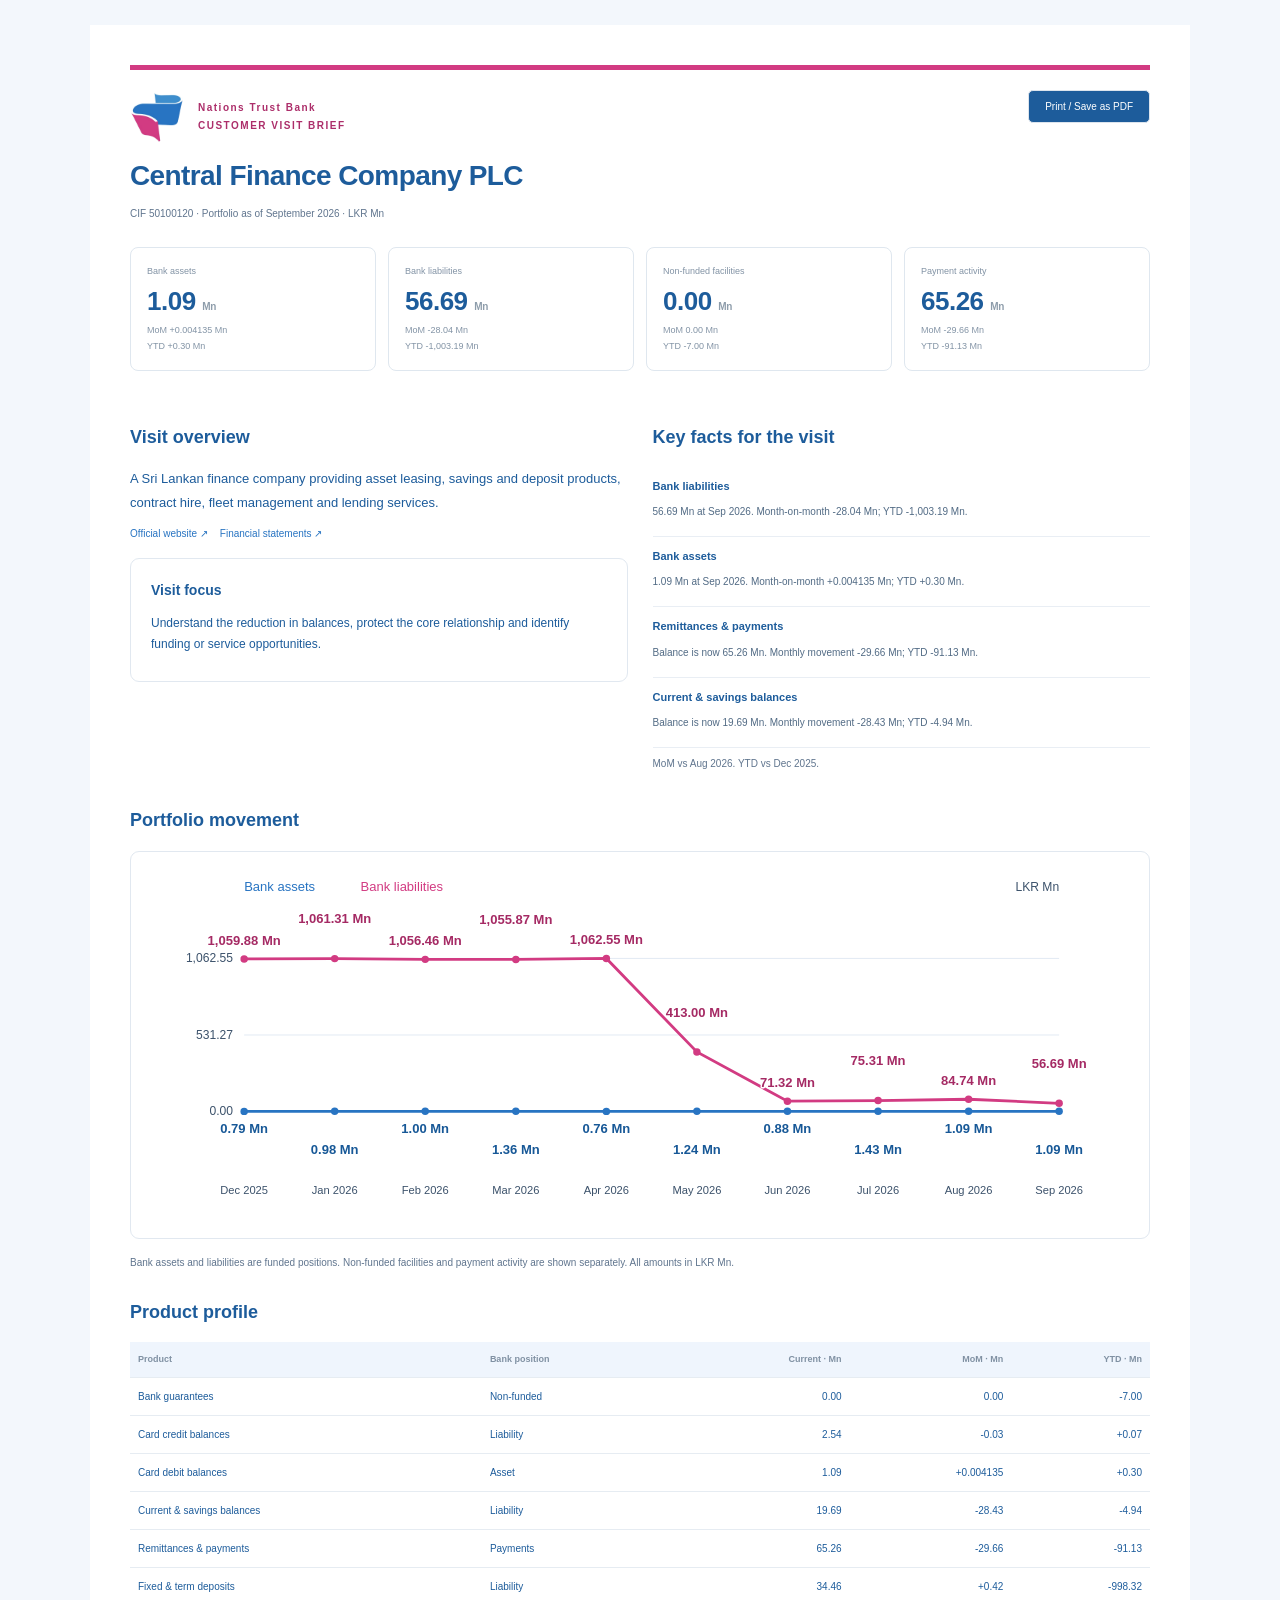
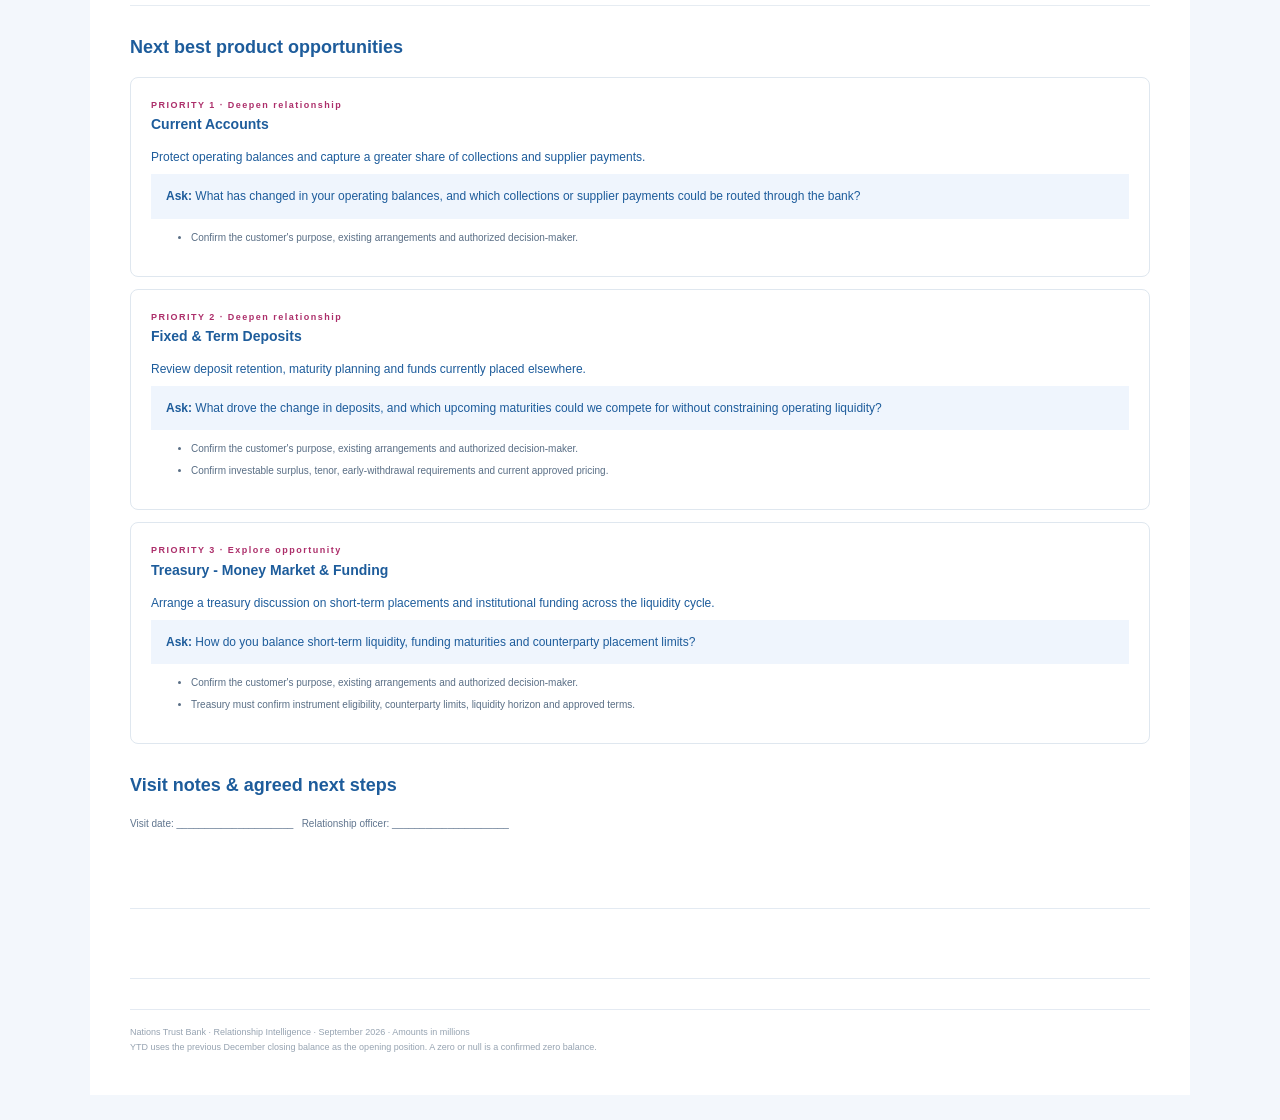
<file: sample_reports/visit_brief_50100120_2026-09.html>
<!doctype html><html lang="en"><head><meta charset="utf-8"><meta name="viewport" content="width=device-width,initial-scale=1"><title>Visit brief · Central Finance Company PLC</title><style>
*{box-sizing:border-box}body{font:12px/1.7 "Segoe UI",Arial,sans-serif;color:#1D5C9B;background:#F3F7FC;margin:0}main{max-width:1100px;margin:25px auto;background:white;padding:40px}header{border-top:5px solid #D23B82;padding-top:20px;display:flex;justify-content:space-between;align-items:flex-start;gap:30px}h1{font-size:28px;line-height:1.25;letter-spacing:-.6px;margin:8px 0 12px}h2{font-size:18px;margin:26px 0 14px}h3{font-size:14px;margin:0 0 10px}p{margin:7px 0}.eyebrow{font-size:9px;letter-spacing:1.5px;color:#AC2E6A;font-weight:600}.meta{color:#60758E;font-size:10px}.metrics{display:grid;grid-template-columns:repeat(4,1fr);gap:12px;margin:25px 0}.metric{border:1px solid #dfe7ef;border-radius:8px;padding:16px}.metric b{font-size:26px;display:block;letter-spacing:-.5px}.metric small{font-size:9px;color:#8293a5;display:block}.grid{display:grid;grid-template-columns:1fr 1fr;gap:25px}.panel{border:1px solid #e1e8f0;border-radius:9px;padding:20px;margin:15px 0}.company-description{font-size:13px;line-height:1.9}a{color:#2874C2;text-decoration:none;margin-right:12px;font-size:10px}table{width:100%;border-collapse:collapse;font-size:10px}th,td{padding:10px 8px;border-bottom:1px solid #e6ecf2;text-align:left}th{background:#EFF5FD;color:#8091a3;font-size:9px}td:nth-child(n+3),th:nth-child(n+3){text-align:right;font-variant-numeric:tabular-nums}svg{width:100%;height:auto}.opportunity{border:1px solid #dfe7ef;border-radius:8px;padding:20px;margin:12px 0}.opportunity .question{background:#EFF5FD;padding:12px 15px}.checks{font-size:10px;color:#596E85}.print{border:1px solid #dce4ed;background:#1D5C9B;color:white;border-radius:5px;padding:10px 16px;cursor:pointer;font-size:10px}footer{border-top:1px solid #e4eaf2;padding-top:15px;color:#96a3b1;font-size:9px;margin-top:30px}.fact{border-bottom:1px solid #e9eef4;padding:9px 0}.fact b{font-size:11px}.fact p{color:#526B85;font-size:10px}.notes{height:70px;border-bottom:1px solid #e3eaf2}.unit{font-size:10px;color:#8e9dab}li{margin:5px 0}
@media(max-width:700px){main{margin:0;padding:25px}.grid{grid-template-columns:1fr}.metrics{grid-template-columns:1fr 1fr}.table-scroll{overflow:auto}header{flex-wrap:wrap}}
@media print{body{background:white}main{margin:0;padding:0;max-width:none}.print{display:none}header{break-inside:avoid}.metric,.panel,.opportunity,svg{break-inside:avoid}h2{break-after:avoid}a{color:inherit}.grid{display:block}h1{font-size:24px}}
.report-brand{display:flex;align-items:center;gap:14px;margin-bottom:14px}.report-logo-frame{position:relative;width:54px;height:54px;overflow:hidden;flex:0 0 54px}.report-logo-frame img{position:absolute;width:90px;height:90px;max-width:none;left:-18px;top:-18px}.report-brand .eyebrow{font-size:10px;line-height:1.8}.chart-panel{overflow-x:auto}.chart-panel svg{min-width:900px}@media print{.chart-panel svg{min-width:0}}
</style></head><body><main><header><div><div class="report-brand"><span class="report-logo-frame"><img src="[data-uri]" alt="Nations Trust Bank logo" width="90" height="90"></span><div class="eyebrow">Nations Trust Bank<br>CUSTOMER VISIT BRIEF</div></div><h1>Central Finance Company PLC</h1><div class="meta">CIF 50100120 · Portfolio as of September 2026 · LKR Mn</div></div><button class="print" onclick="window.print()">Print / Save as PDF</button></header>
<div class="metrics"><div class="metric"><small>Bank assets</small><b>1.09 <span class="unit">Mn</span></b><small>MoM +0.004135 Mn</small><small>YTD +0.30 Mn</small></div><div class="metric"><small>Bank liabilities</small><b>56.69 <span class="unit">Mn</span></b><small>MoM -28.04 Mn</small><small>YTD -1,003.19 Mn</small></div><div class="metric"><small>Non-funded facilities</small><b>0.00 <span class="unit">Mn</span></b><small>MoM 0.00 Mn</small><small>YTD -7.00 Mn</small></div><div class="metric"><small>Payment activity</small><b>65.26 <span class="unit">Mn</span></b><small>MoM -29.66 Mn</small><small>YTD -91.13 Mn</small></div></div>
<div class="grid"><section><h2>Visit overview</h2><p class="company-description">A Sri Lankan finance company providing asset leasing, savings and deposit products, contract hire, fleet management and lending services.</p><p><a href="https://cf.lk/" target="_blank" rel="noopener noreferrer">Official website ↗</a><a href="https://cf.lk/investor-information/" target="_blank" rel="noopener noreferrer">Financial statements ↗</a></p><div class="panel"><h3>Visit focus</h3><p>Understand the reduction in balances, protect the core relationship and identify funding or service opportunities.</p></div></section><section><h2>Key facts for the visit</h2><div class="fact"><b>Bank liabilities</b><p>56.69 Mn at Sep 2026. Month-on-month -28.04 Mn; YTD -1,003.19 Mn.</p></div><div class="fact"><b>Bank assets</b><p>1.09 Mn at Sep 2026. Month-on-month +0.004135 Mn; YTD +0.30 Mn.</p></div><div class="fact"><b>Remittances &amp; payments</b><p>Balance is now 65.26 Mn. Monthly movement -29.66 Mn; YTD -91.13 Mn.</p></div><div class="fact"><b>Current &amp; savings balances</b><p>Balance is now 19.69 Mn. Monthly movement -28.43 Mn; YTD -4.94 Mn.</p></div><p class="meta">MoM vs Aug 2026. YTD vs Dec 2025.</p></section></div>
<h2>Portfolio movement</h2><div class="panel chart-panel"><svg xmlns="http://www.w3.org/2000/svg" viewBox="0 0 1050 365" role="img" aria-label="Bank assets and liabilities in millions"><line x1="100" y1="257.1" x2="975" y2="257.1" stroke="#e0e9f3"/><text x="88" y="261.1" text-anchor="end" fill="#3c526b" font-size="13">0.00</text><line x1="100" y1="175.0" x2="975" y2="175.0" stroke="#e0e9f3"/><text x="88" y="179.0" text-anchor="end" fill="#3c526b" font-size="13">531.27</text><line x1="100" y1="92.8" x2="975" y2="92.8" stroke="#e0e9f3"/><text x="88" y="96.8" text-anchor="end" fill="#3c526b" font-size="13">1,062.55</text><text x="100.0" y="346" text-anchor="middle" fill="#3c526b" font-size="12">Dec 2025</text><text x="197.2" y="346" text-anchor="middle" fill="#3c526b" font-size="12">Jan 2026</text><text x="294.4" y="346" text-anchor="middle" fill="#3c526b" font-size="12">Feb 2026</text><text x="391.7" y="346" text-anchor="middle" fill="#3c526b" font-size="12">Mar 2026</text><text x="488.9" y="346" text-anchor="middle" fill="#3c526b" font-size="12">Apr 2026</text><text x="586.1" y="346" text-anchor="middle" fill="#3c526b" font-size="12">May 2026</text><text x="683.3" y="346" text-anchor="middle" fill="#3c526b" font-size="12">Jun 2026</text><text x="780.6" y="346" text-anchor="middle" fill="#3c526b" font-size="12">Jul 2026</text><text x="877.8" y="346" text-anchor="middle" fill="#3c526b" font-size="12">Aug 2026</text><text x="975.0" y="346" text-anchor="middle" fill="#3c526b" font-size="12">Sep 2026</text><polyline points="100.0,257.0 197.2,256.9 294.4,256.9 391.7,256.9 488.9,257.0 586.1,256.9 683.3,256.9 780.6,256.9 877.8,256.9 975.0,256.9" stroke="#2874C2" stroke-width="3" fill="none"/><circle cx="100.0" cy="257.0" r="4" fill="#2874C2"><title>Dec 2025: 0.79 Mn</title></circle><text x="100.0" y="280.0" text-anchor="middle" fill="#175897" font-size="14" font-weight="600" style="paint-order:stroke;stroke:white;stroke-width:3px;stroke-linejoin:round">0.79 Mn</text><circle cx="197.2" cy="256.9" r="4" fill="#2874C2"><title>Jan 2026: 0.98 Mn</title></circle><text x="197.2" y="302.9" text-anchor="middle" fill="#175897" font-size="14" font-weight="600" style="paint-order:stroke;stroke:white;stroke-width:3px;stroke-linejoin:round">0.98 Mn</text><circle cx="294.4" cy="256.9" r="4" fill="#2874C2"><title>Feb 2026: 1.00 Mn</title></circle><text x="294.4" y="279.9" text-anchor="middle" fill="#175897" font-size="14" font-weight="600" style="paint-order:stroke;stroke:white;stroke-width:3px;stroke-linejoin:round">1.00 Mn</text><circle cx="391.7" cy="256.9" r="4" fill="#2874C2"><title>Mar 2026: 1.36 Mn</title></circle><text x="391.7" y="302.9" text-anchor="middle" fill="#175897" font-size="14" font-weight="600" style="paint-order:stroke;stroke:white;stroke-width:3px;stroke-linejoin:round">1.36 Mn</text><circle cx="488.9" cy="257.0" r="4" fill="#2874C2"><title>Apr 2026: 0.76 Mn</title></circle><text x="488.9" y="280.0" text-anchor="middle" fill="#175897" font-size="14" font-weight="600" style="paint-order:stroke;stroke:white;stroke-width:3px;stroke-linejoin:round">0.76 Mn</text><circle cx="586.1" cy="256.9" r="4" fill="#2874C2"><title>May 2026: 1.24 Mn</title></circle><text x="586.1" y="302.9" text-anchor="middle" fill="#175897" font-size="14" font-weight="600" style="paint-order:stroke;stroke:white;stroke-width:3px;stroke-linejoin:round">1.24 Mn</text><circle cx="683.3" cy="256.9" r="4" fill="#2874C2"><title>Jun 2026: 0.88 Mn</title></circle><text x="683.3" y="279.9" text-anchor="middle" fill="#175897" font-size="14" font-weight="600" style="paint-order:stroke;stroke:white;stroke-width:3px;stroke-linejoin:round">0.88 Mn</text><circle cx="780.6" cy="256.9" r="4" fill="#2874C2"><title>Jul 2026: 1.43 Mn</title></circle><text x="780.6" y="302.9" text-anchor="middle" fill="#175897" font-size="14" font-weight="600" style="paint-order:stroke;stroke:white;stroke-width:3px;stroke-linejoin:round">1.43 Mn</text><circle cx="877.8" cy="256.9" r="4" fill="#2874C2"><title>Aug 2026: 1.09 Mn</title></circle><text x="877.8" y="279.9" text-anchor="middle" fill="#175897" font-size="14" font-weight="600" style="paint-order:stroke;stroke:white;stroke-width:3px;stroke-linejoin:round">1.09 Mn</text><circle cx="975.0" cy="256.9" r="4" fill="#2874C2"><title>Sep 2026: 1.09 Mn</title></circle><text x="975.0" y="302.9" text-anchor="middle" fill="#175897" font-size="14" font-weight="600" style="paint-order:stroke;stroke:white;stroke-width:3px;stroke-linejoin:round">1.09 Mn</text><polyline points="100.0,93.3 197.2,93.0 294.4,93.8 391.7,93.9 488.9,92.8 586.1,193.2 683.3,246.1 780.6,245.4 877.8,244.0 975.0,248.3" stroke="#D23B82" stroke-width="3" fill="none"/><circle cx="100.0" cy="93.3" r="4" fill="#D23B82"><title>Dec 2025: 1,059.88 Mn</title></circle><text x="100.0" y="78.3" text-anchor="middle" fill="#A52A64" font-size="14" font-weight="600" style="paint-order:stroke;stroke:white;stroke-width:3px;stroke-linejoin:round">1,059.88 Mn</text><circle cx="197.2" cy="93.0" r="4" fill="#D23B82"><title>Jan 2026: 1,061.31 Mn</title></circle><text x="197.2" y="55.0" text-anchor="middle" fill="#A52A64" font-size="14" font-weight="600" style="paint-order:stroke;stroke:white;stroke-width:3px;stroke-linejoin:round">1,061.31 Mn</text><circle cx="294.4" cy="93.8" r="4" fill="#D23B82"><title>Feb 2026: 1,056.46 Mn</title></circle><text x="294.4" y="78.8" text-anchor="middle" fill="#A52A64" font-size="14" font-weight="600" style="paint-order:stroke;stroke:white;stroke-width:3px;stroke-linejoin:round">1,056.46 Mn</text><circle cx="391.7" cy="93.9" r="4" fill="#D23B82"><title>Mar 2026: 1,055.87 Mn</title></circle><text x="391.7" y="55.9" text-anchor="middle" fill="#A52A64" font-size="14" font-weight="600" style="paint-order:stroke;stroke:white;stroke-width:3px;stroke-linejoin:round">1,055.87 Mn</text><circle cx="488.9" cy="92.8" r="4" fill="#D23B82"><title>Apr 2026: 1,062.55 Mn</title></circle><text x="488.9" y="77.8" text-anchor="middle" fill="#A52A64" font-size="14" font-weight="600" style="paint-order:stroke;stroke:white;stroke-width:3px;stroke-linejoin:round">1,062.55 Mn</text><circle cx="586.1" cy="193.2" r="4" fill="#D23B82"><title>May 2026: 413.00 Mn</title></circle><text x="586.1" y="155.2" text-anchor="middle" fill="#A52A64" font-size="14" font-weight="600" style="paint-order:stroke;stroke:white;stroke-width:3px;stroke-linejoin:round">413.00 Mn</text><circle cx="683.3" cy="246.1" r="4" fill="#D23B82"><title>Jun 2026: 71.32 Mn</title></circle><text x="683.3" y="231.1" text-anchor="middle" fill="#A52A64" font-size="14" font-weight="600" style="paint-order:stroke;stroke:white;stroke-width:3px;stroke-linejoin:round">71.32 Mn</text><circle cx="780.6" cy="245.4" r="4" fill="#D23B82"><title>Jul 2026: 75.31 Mn</title></circle><text x="780.6" y="207.4" text-anchor="middle" fill="#A52A64" font-size="14" font-weight="600" style="paint-order:stroke;stroke:white;stroke-width:3px;stroke-linejoin:round">75.31 Mn</text><circle cx="877.8" cy="244.0" r="4" fill="#D23B82"><title>Aug 2026: 84.74 Mn</title></circle><text x="877.8" y="229.0" text-anchor="middle" fill="#A52A64" font-size="14" font-weight="600" style="paint-order:stroke;stroke:white;stroke-width:3px;stroke-linejoin:round">84.74 Mn</text><circle cx="975.0" cy="248.3" r="4" fill="#D23B82"><title>Sep 2026: 56.69 Mn</title></circle><text x="975.0" y="210.3" text-anchor="middle" fill="#A52A64" font-size="14" font-weight="600" style="paint-order:stroke;stroke:white;stroke-width:3px;stroke-linejoin:round">56.69 Mn</text><text x="100" y="20" font-size="14" fill="#2874C2">Bank assets</text><text x="225" y="20" font-size="14" fill="#D23B82">Bank liabilities</text><text x="975" y="20" text-anchor="end" font-size="13" fill="#3c526b">LKR Mn</text></svg></div><p class="meta">Bank assets and liabilities are funded positions. Non-funded facilities and payment activity are shown separately. All amounts in LKR Mn.</p>
<h2>Product profile</h2><div class="table-scroll"><table><thead><tr><th>Product</th><th>Bank position</th><th>Current · Mn</th><th>MoM · Mn</th><th>YTD · Mn</th></tr></thead><tbody><tr><td>Bank guarantees</td><td>Non-funded</td><td>0.00</td><td>0.00</td><td>-7.00</td></tr><tr><td>Card credit balances</td><td>Liability</td><td>2.54</td><td>-0.03</td><td>+0.07</td></tr><tr><td>Card debit balances</td><td>Asset</td><td>1.09</td><td>+0.004135</td><td>+0.30</td></tr><tr><td>Current &amp; savings balances</td><td>Liability</td><td>19.69</td><td>-28.43</td><td>-4.94</td></tr><tr><td>Remittances &amp; payments</td><td>Payments</td><td>65.26</td><td>-29.66</td><td>-91.13</td></tr><tr><td>Fixed &amp; term deposits</td><td>Liability</td><td>34.46</td><td>+0.42</td><td>-998.32</td></tr></tbody></table></div>
<h2>Next best product opportunities</h2><article class="opportunity"><div class="eyebrow">PRIORITY 1 · Deepen relationship</div><h3>Current Accounts</h3><p>Protect operating balances and capture a greater share of collections and supplier payments.</p><p class="question"><b>Ask:</b> What has changed in your operating balances, and which collections or supplier payments could be routed through the bank?</p><ul class="checks"><li>Confirm the customer&#39;s purpose, existing arrangements and authorized decision-maker.</li></ul></article><article class="opportunity"><div class="eyebrow">PRIORITY 2 · Deepen relationship</div><h3>Fixed &amp; Term Deposits</h3><p>Review deposit retention, maturity planning and funds currently placed elsewhere.</p><p class="question"><b>Ask:</b> What drove the change in deposits, and which upcoming maturities could we compete for without constraining operating liquidity?</p><ul class="checks"><li>Confirm the customer&#39;s purpose, existing arrangements and authorized decision-maker.</li><li>Confirm investable surplus, tenor, early-withdrawal requirements and current approved pricing.</li></ul></article><article class="opportunity"><div class="eyebrow">PRIORITY 3 · Explore opportunity</div><h3>Treasury - Money Market &amp; Funding</h3><p>Arrange a treasury discussion on short-term placements and institutional funding across the liquidity cycle.</p><p class="question"><b>Ask:</b> How do you balance short-term liquidity, funding maturities and counterparty placement limits?</p><ul class="checks"><li>Confirm the customer&#39;s purpose, existing arrangements and authorized decision-maker.</li><li>Treasury must confirm instrument eligibility, counterparty limits, liquidity horizon and approved terms.</li></ul></article>
<h2>Visit notes & agreed next steps</h2><p class="meta">Visit date: _____________________ &nbsp; Relationship officer: _____________________</p><div class="notes"></div><div class="notes"></div><footer>Nations Trust Bank · Relationship Intelligence · September 2026 · Amounts in millions<br>YTD uses the previous December closing balance as the opening position. A zero or null is a confirmed zero balance.</footer></main></body></html>
</file>
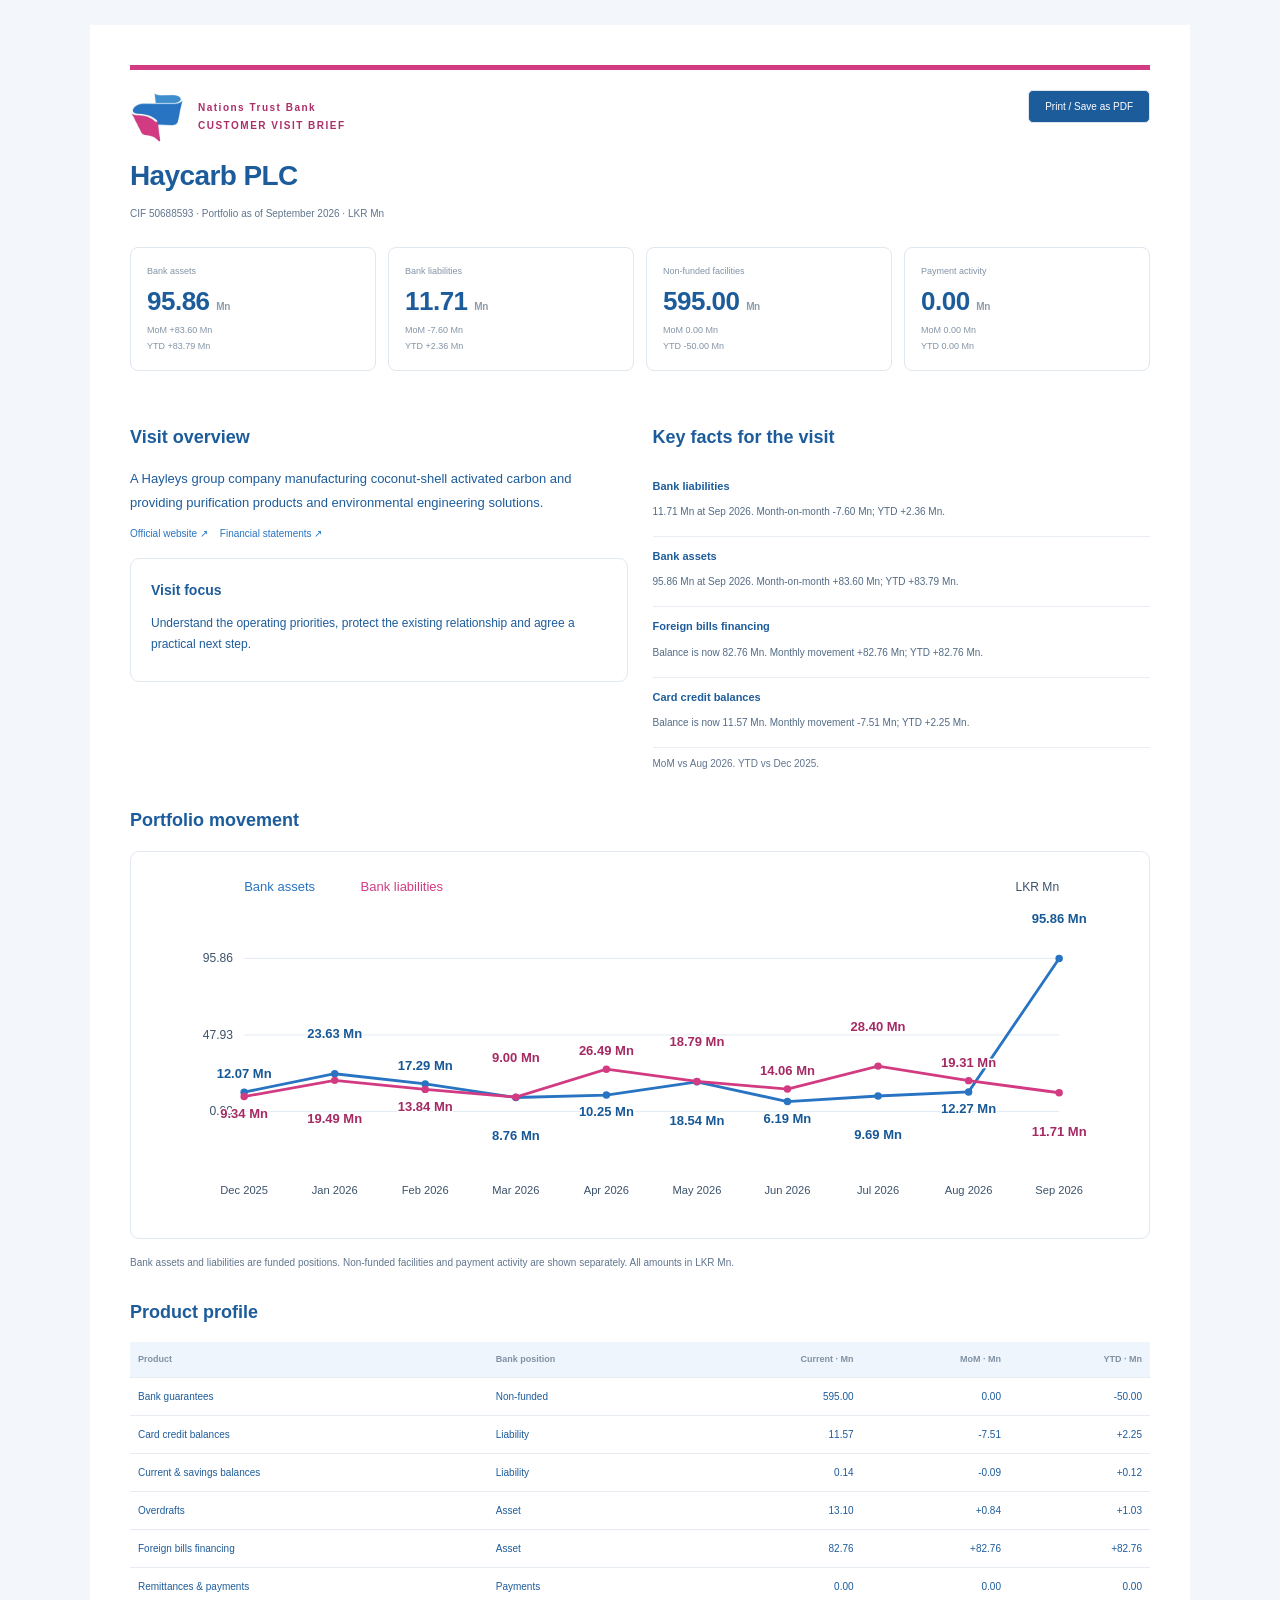
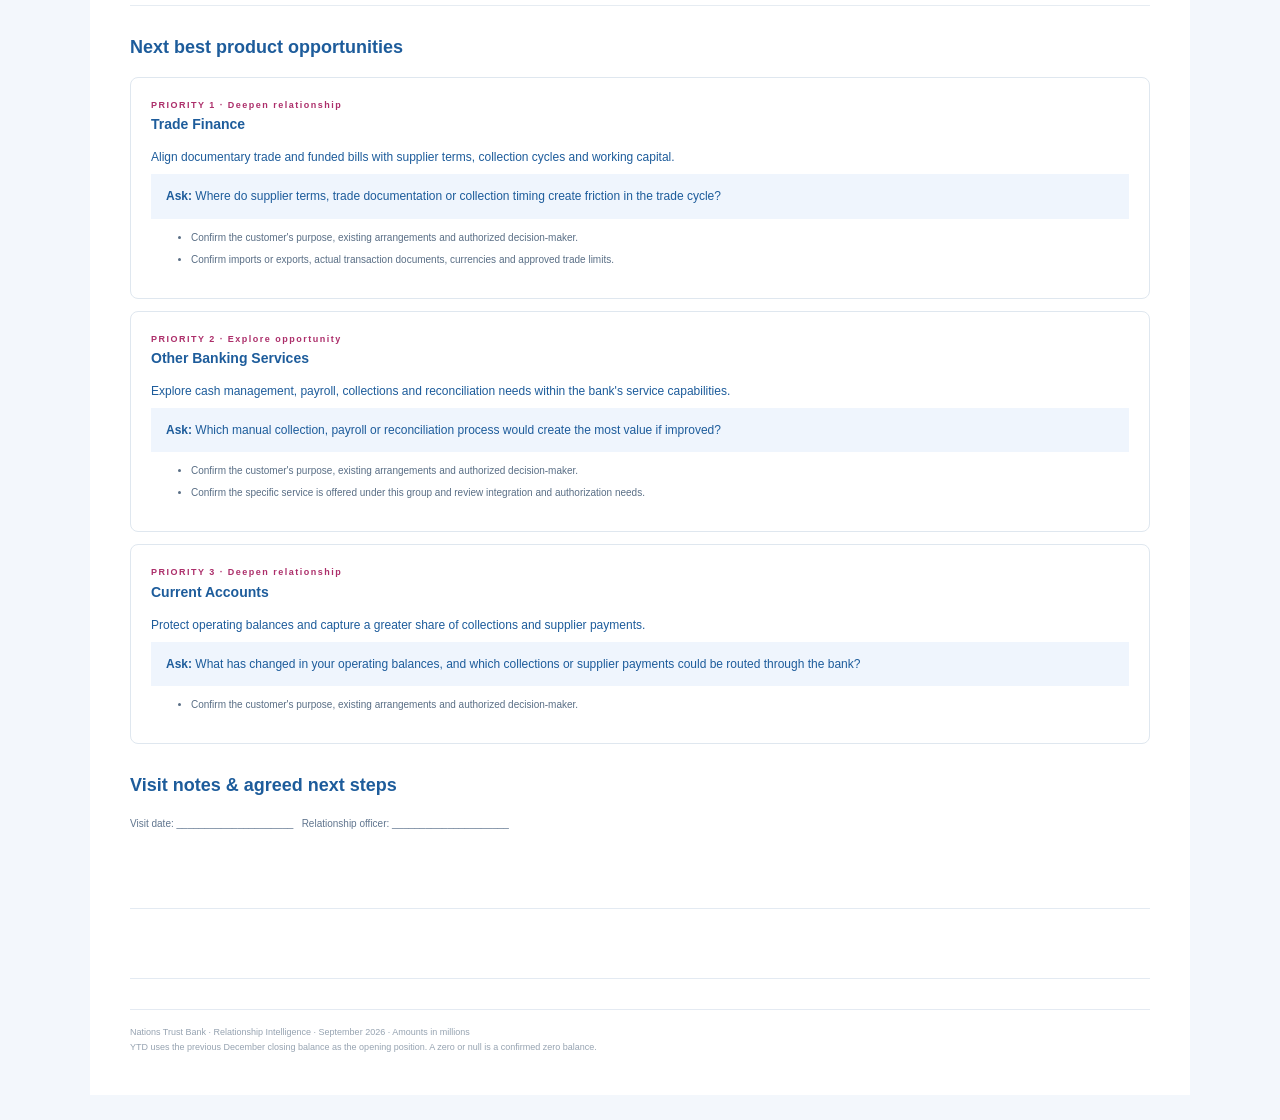
<file: sample_reports/visit_brief_50688593_2026-09.html>
<!doctype html><html lang="en"><head><meta charset="utf-8"><meta name="viewport" content="width=device-width,initial-scale=1"><title>Visit brief · Haycarb PLC</title><style>
*{box-sizing:border-box}body{font:12px/1.7 "Segoe UI",Arial,sans-serif;color:#1D5C9B;background:#F3F7FC;margin:0}main{max-width:1100px;margin:25px auto;background:white;padding:40px}header{border-top:5px solid #D23B82;padding-top:20px;display:flex;justify-content:space-between;align-items:flex-start;gap:30px}h1{font-size:28px;line-height:1.25;letter-spacing:-.6px;margin:8px 0 12px}h2{font-size:18px;margin:26px 0 14px}h3{font-size:14px;margin:0 0 10px}p{margin:7px 0}.eyebrow{font-size:9px;letter-spacing:1.5px;color:#AC2E6A;font-weight:600}.meta{color:#60758E;font-size:10px}.metrics{display:grid;grid-template-columns:repeat(4,1fr);gap:12px;margin:25px 0}.metric{border:1px solid #dfe7ef;border-radius:8px;padding:16px}.metric b{font-size:26px;display:block;letter-spacing:-.5px}.metric small{font-size:9px;color:#8293a5;display:block}.grid{display:grid;grid-template-columns:1fr 1fr;gap:25px}.panel{border:1px solid #e1e8f0;border-radius:9px;padding:20px;margin:15px 0}.company-description{font-size:13px;line-height:1.9}a{color:#2874C2;text-decoration:none;margin-right:12px;font-size:10px}table{width:100%;border-collapse:collapse;font-size:10px}th,td{padding:10px 8px;border-bottom:1px solid #e6ecf2;text-align:left}th{background:#EFF5FD;color:#8091a3;font-size:9px}td:nth-child(n+3),th:nth-child(n+3){text-align:right;font-variant-numeric:tabular-nums}svg{width:100%;height:auto}.opportunity{border:1px solid #dfe7ef;border-radius:8px;padding:20px;margin:12px 0}.opportunity .question{background:#EFF5FD;padding:12px 15px}.checks{font-size:10px;color:#596E85}.print{border:1px solid #dce4ed;background:#1D5C9B;color:white;border-radius:5px;padding:10px 16px;cursor:pointer;font-size:10px}footer{border-top:1px solid #e4eaf2;padding-top:15px;color:#96a3b1;font-size:9px;margin-top:30px}.fact{border-bottom:1px solid #e9eef4;padding:9px 0}.fact b{font-size:11px}.fact p{color:#526B85;font-size:10px}.notes{height:70px;border-bottom:1px solid #e3eaf2}.unit{font-size:10px;color:#8e9dab}li{margin:5px 0}
@media(max-width:700px){main{margin:0;padding:25px}.grid{grid-template-columns:1fr}.metrics{grid-template-columns:1fr 1fr}.table-scroll{overflow:auto}header{flex-wrap:wrap}}
@media print{body{background:white}main{margin:0;padding:0;max-width:none}.print{display:none}header{break-inside:avoid}.metric,.panel,.opportunity,svg{break-inside:avoid}h2{break-after:avoid}a{color:inherit}.grid{display:block}h1{font-size:24px}}
.report-brand{display:flex;align-items:center;gap:14px;margin-bottom:14px}.report-logo-frame{position:relative;width:54px;height:54px;overflow:hidden;flex:0 0 54px}.report-logo-frame img{position:absolute;width:90px;height:90px;max-width:none;left:-18px;top:-18px}.report-brand .eyebrow{font-size:10px;line-height:1.8}.chart-panel{overflow-x:auto}.chart-panel svg{min-width:900px}@media print{.chart-panel svg{min-width:0}}
</style></head><body><main><header><div><div class="report-brand"><span class="report-logo-frame"><img src="[data-uri]" alt="Nations Trust Bank logo" width="90" height="90"></span><div class="eyebrow">Nations Trust Bank<br>CUSTOMER VISIT BRIEF</div></div><h1>Haycarb PLC</h1><div class="meta">CIF 50688593 · Portfolio as of September 2026 · LKR Mn</div></div><button class="print" onclick="window.print()">Print / Save as PDF</button></header>
<div class="metrics"><div class="metric"><small>Bank assets</small><b>95.86 <span class="unit">Mn</span></b><small>MoM +83.60 Mn</small><small>YTD +83.79 Mn</small></div><div class="metric"><small>Bank liabilities</small><b>11.71 <span class="unit">Mn</span></b><small>MoM -7.60 Mn</small><small>YTD +2.36 Mn</small></div><div class="metric"><small>Non-funded facilities</small><b>595.00 <span class="unit">Mn</span></b><small>MoM 0.00 Mn</small><small>YTD -50.00 Mn</small></div><div class="metric"><small>Payment activity</small><b>0.00 <span class="unit">Mn</span></b><small>MoM 0.00 Mn</small><small>YTD 0.00 Mn</small></div></div>
<div class="grid"><section><h2>Visit overview</h2><p class="company-description">A Hayleys group company manufacturing coconut-shell activated carbon and providing purification products and environmental engineering solutions.</p><p><a href="https://www.haycarb.com/" target="_blank" rel="noopener noreferrer">Official website ↗</a><a href="https://www.haycarb.com/investors/" target="_blank" rel="noopener noreferrer">Financial statements ↗</a></p><div class="panel"><h3>Visit focus</h3><p>Understand the operating priorities, protect the existing relationship and agree a practical next step.</p></div></section><section><h2>Key facts for the visit</h2><div class="fact"><b>Bank liabilities</b><p>11.71 Mn at Sep 2026. Month-on-month -7.60 Mn; YTD +2.36 Mn.</p></div><div class="fact"><b>Bank assets</b><p>95.86 Mn at Sep 2026. Month-on-month +83.60 Mn; YTD +83.79 Mn.</p></div><div class="fact"><b>Foreign bills financing</b><p>Balance is now 82.76 Mn. Monthly movement +82.76 Mn; YTD +82.76 Mn.</p></div><div class="fact"><b>Card credit balances</b><p>Balance is now 11.57 Mn. Monthly movement -7.51 Mn; YTD +2.25 Mn.</p></div><p class="meta">MoM vs Aug 2026. YTD vs Dec 2025.</p></section></div>
<h2>Portfolio movement</h2><div class="panel chart-panel"><svg xmlns="http://www.w3.org/2000/svg" viewBox="0 0 1050 365" role="img" aria-label="Bank assets and liabilities in millions"><line x1="100" y1="257.1" x2="975" y2="257.1" stroke="#e0e9f3"/><text x="88" y="261.1" text-anchor="end" fill="#3c526b" font-size="13">0.00</text><line x1="100" y1="175.0" x2="975" y2="175.0" stroke="#e0e9f3"/><text x="88" y="179.0" text-anchor="end" fill="#3c526b" font-size="13">47.93</text><line x1="100" y1="92.8" x2="975" y2="92.8" stroke="#e0e9f3"/><text x="88" y="96.8" text-anchor="end" fill="#3c526b" font-size="13">95.86</text><text x="100.0" y="346" text-anchor="middle" fill="#3c526b" font-size="12">Dec 2025</text><text x="197.2" y="346" text-anchor="middle" fill="#3c526b" font-size="12">Jan 2026</text><text x="294.4" y="346" text-anchor="middle" fill="#3c526b" font-size="12">Feb 2026</text><text x="391.7" y="346" text-anchor="middle" fill="#3c526b" font-size="12">Mar 2026</text><text x="488.9" y="346" text-anchor="middle" fill="#3c526b" font-size="12">Apr 2026</text><text x="586.1" y="346" text-anchor="middle" fill="#3c526b" font-size="12">May 2026</text><text x="683.3" y="346" text-anchor="middle" fill="#3c526b" font-size="12">Jun 2026</text><text x="780.6" y="346" text-anchor="middle" fill="#3c526b" font-size="12">Jul 2026</text><text x="877.8" y="346" text-anchor="middle" fill="#3c526b" font-size="12">Aug 2026</text><text x="975.0" y="346" text-anchor="middle" fill="#3c526b" font-size="12">Sep 2026</text><polyline points="100.0,236.4 197.2,216.6 294.4,227.5 391.7,242.1 488.9,239.5 586.1,225.3 683.3,246.5 780.6,240.5 877.8,236.1 975.0,92.8" stroke="#2874C2" stroke-width="3" fill="none"/><circle cx="100.0" cy="236.4" r="4" fill="#2874C2"><title>Dec 2025: 12.07 Mn</title></circle><text x="100.0" y="221.4" text-anchor="middle" fill="#175897" font-size="14" font-weight="600" style="paint-order:stroke;stroke:white;stroke-width:3px;stroke-linejoin:round">12.07 Mn</text><circle cx="197.2" cy="216.6" r="4" fill="#2874C2"><title>Jan 2026: 23.63 Mn</title></circle><text x="197.2" y="178.6" text-anchor="middle" fill="#175897" font-size="14" font-weight="600" style="paint-order:stroke;stroke:white;stroke-width:3px;stroke-linejoin:round">23.63 Mn</text><circle cx="294.4" cy="227.5" r="4" fill="#2874C2"><title>Feb 2026: 17.29 Mn</title></circle><text x="294.4" y="212.5" text-anchor="middle" fill="#175897" font-size="14" font-weight="600" style="paint-order:stroke;stroke:white;stroke-width:3px;stroke-linejoin:round">17.29 Mn</text><circle cx="391.7" cy="242.1" r="4" fill="#2874C2"><title>Mar 2026: 8.76 Mn</title></circle><text x="391.7" y="288.1" text-anchor="middle" fill="#175897" font-size="14" font-weight="600" style="paint-order:stroke;stroke:white;stroke-width:3px;stroke-linejoin:round">8.76 Mn</text><circle cx="488.9" cy="239.5" r="4" fill="#2874C2"><title>Apr 2026: 10.25 Mn</title></circle><text x="488.9" y="262.5" text-anchor="middle" fill="#175897" font-size="14" font-weight="600" style="paint-order:stroke;stroke:white;stroke-width:3px;stroke-linejoin:round">10.25 Mn</text><circle cx="586.1" cy="225.3" r="4" fill="#2874C2"><title>May 2026: 18.54 Mn</title></circle><text x="586.1" y="271.3" text-anchor="middle" fill="#175897" font-size="14" font-weight="600" style="paint-order:stroke;stroke:white;stroke-width:3px;stroke-linejoin:round">18.54 Mn</text><circle cx="683.3" cy="246.5" r="4" fill="#2874C2"><title>Jun 2026: 6.19 Mn</title></circle><text x="683.3" y="269.5" text-anchor="middle" fill="#175897" font-size="14" font-weight="600" style="paint-order:stroke;stroke:white;stroke-width:3px;stroke-linejoin:round">6.19 Mn</text><circle cx="780.6" cy="240.5" r="4" fill="#2874C2"><title>Jul 2026: 9.69 Mn</title></circle><text x="780.6" y="286.5" text-anchor="middle" fill="#175897" font-size="14" font-weight="600" style="paint-order:stroke;stroke:white;stroke-width:3px;stroke-linejoin:round">9.69 Mn</text><circle cx="877.8" cy="236.1" r="4" fill="#2874C2"><title>Aug 2026: 12.27 Mn</title></circle><text x="877.8" y="259.1" text-anchor="middle" fill="#175897" font-size="14" font-weight="600" style="paint-order:stroke;stroke:white;stroke-width:3px;stroke-linejoin:round">12.27 Mn</text><circle cx="975.0" cy="92.8" r="4" fill="#2874C2"><title>Sep 2026: 95.86 Mn</title></circle><text x="975.0" y="54.8" text-anchor="middle" fill="#175897" font-size="14" font-weight="600" style="paint-order:stroke;stroke:white;stroke-width:3px;stroke-linejoin:round">95.86 Mn</text><polyline points="100.0,241.1 197.2,223.7 294.4,233.4 391.7,241.7 488.9,211.7 586.1,224.9 683.3,233.0 780.6,208.4 877.8,224.0 975.0,237.0" stroke="#D23B82" stroke-width="3" fill="none"/><circle cx="100.0" cy="241.1" r="4" fill="#D23B82"><title>Dec 2025: 9.34 Mn</title></circle><text x="100.0" y="264.1" text-anchor="middle" fill="#A52A64" font-size="14" font-weight="600" style="paint-order:stroke;stroke:white;stroke-width:3px;stroke-linejoin:round">9.34 Mn</text><circle cx="197.2" cy="223.7" r="4" fill="#D23B82"><title>Jan 2026: 19.49 Mn</title></circle><text x="197.2" y="269.7" text-anchor="middle" fill="#A52A64" font-size="14" font-weight="600" style="paint-order:stroke;stroke:white;stroke-width:3px;stroke-linejoin:round">19.49 Mn</text><circle cx="294.4" cy="233.4" r="4" fill="#D23B82"><title>Feb 2026: 13.84 Mn</title></circle><text x="294.4" y="256.4" text-anchor="middle" fill="#A52A64" font-size="14" font-weight="600" style="paint-order:stroke;stroke:white;stroke-width:3px;stroke-linejoin:round">13.84 Mn</text><circle cx="391.7" cy="241.7" r="4" fill="#D23B82"><title>Mar 2026: 9.00 Mn</title></circle><text x="391.7" y="203.7" text-anchor="middle" fill="#A52A64" font-size="14" font-weight="600" style="paint-order:stroke;stroke:white;stroke-width:3px;stroke-linejoin:round">9.00 Mn</text><circle cx="488.9" cy="211.7" r="4" fill="#D23B82"><title>Apr 2026: 26.49 Mn</title></circle><text x="488.9" y="196.7" text-anchor="middle" fill="#A52A64" font-size="14" font-weight="600" style="paint-order:stroke;stroke:white;stroke-width:3px;stroke-linejoin:round">26.49 Mn</text><circle cx="586.1" cy="224.9" r="4" fill="#D23B82"><title>May 2026: 18.79 Mn</title></circle><text x="586.1" y="186.9" text-anchor="middle" fill="#A52A64" font-size="14" font-weight="600" style="paint-order:stroke;stroke:white;stroke-width:3px;stroke-linejoin:round">18.79 Mn</text><circle cx="683.3" cy="233.0" r="4" fill="#D23B82"><title>Jun 2026: 14.06 Mn</title></circle><text x="683.3" y="218.0" text-anchor="middle" fill="#A52A64" font-size="14" font-weight="600" style="paint-order:stroke;stroke:white;stroke-width:3px;stroke-linejoin:round">14.06 Mn</text><circle cx="780.6" cy="208.4" r="4" fill="#D23B82"><title>Jul 2026: 28.40 Mn</title></circle><text x="780.6" y="170.4" text-anchor="middle" fill="#A52A64" font-size="14" font-weight="600" style="paint-order:stroke;stroke:white;stroke-width:3px;stroke-linejoin:round">28.40 Mn</text><circle cx="877.8" cy="224.0" r="4" fill="#D23B82"><title>Aug 2026: 19.31 Mn</title></circle><text x="877.8" y="209.0" text-anchor="middle" fill="#A52A64" font-size="14" font-weight="600" style="paint-order:stroke;stroke:white;stroke-width:3px;stroke-linejoin:round">19.31 Mn</text><circle cx="975.0" cy="237.0" r="4" fill="#D23B82"><title>Sep 2026: 11.71 Mn</title></circle><text x="975.0" y="283.0" text-anchor="middle" fill="#A52A64" font-size="14" font-weight="600" style="paint-order:stroke;stroke:white;stroke-width:3px;stroke-linejoin:round">11.71 Mn</text><text x="100" y="20" font-size="14" fill="#2874C2">Bank assets</text><text x="225" y="20" font-size="14" fill="#D23B82">Bank liabilities</text><text x="975" y="20" text-anchor="end" font-size="13" fill="#3c526b">LKR Mn</text></svg></div><p class="meta">Bank assets and liabilities are funded positions. Non-funded facilities and payment activity are shown separately. All amounts in LKR Mn.</p>
<h2>Product profile</h2><div class="table-scroll"><table><thead><tr><th>Product</th><th>Bank position</th><th>Current · Mn</th><th>MoM · Mn</th><th>YTD · Mn</th></tr></thead><tbody><tr><td>Bank guarantees</td><td>Non-funded</td><td>595.00</td><td>0.00</td><td>-50.00</td></tr><tr><td>Card credit balances</td><td>Liability</td><td>11.57</td><td>-7.51</td><td>+2.25</td></tr><tr><td>Current &amp; savings balances</td><td>Liability</td><td>0.14</td><td>-0.09</td><td>+0.12</td></tr><tr><td>Overdrafts</td><td>Asset</td><td>13.10</td><td>+0.84</td><td>+1.03</td></tr><tr><td>Foreign bills financing</td><td>Asset</td><td>82.76</td><td>+82.76</td><td>+82.76</td></tr><tr><td>Remittances &amp; payments</td><td>Payments</td><td>0.00</td><td>0.00</td><td>0.00</td></tr></tbody></table></div>
<h2>Next best product opportunities</h2><article class="opportunity"><div class="eyebrow">PRIORITY 1 · Deepen relationship</div><h3>Trade Finance</h3><p>Align documentary trade and funded bills with supplier terms, collection cycles and working capital.</p><p class="question"><b>Ask:</b> Where do supplier terms, trade documentation or collection timing create friction in the trade cycle?</p><ul class="checks"><li>Confirm the customer&#39;s purpose, existing arrangements and authorized decision-maker.</li><li>Confirm imports or exports, actual transaction documents, currencies and approved trade limits.</li></ul></article><article class="opportunity"><div class="eyebrow">PRIORITY 2 · Explore opportunity</div><h3>Other Banking Services</h3><p>Explore cash management, payroll, collections and reconciliation needs within the bank&#39;s service capabilities.</p><p class="question"><b>Ask:</b> Which manual collection, payroll or reconciliation process would create the most value if improved?</p><ul class="checks"><li>Confirm the customer&#39;s purpose, existing arrangements and authorized decision-maker.</li><li>Confirm the specific service is offered under this group and review integration and authorization needs.</li></ul></article><article class="opportunity"><div class="eyebrow">PRIORITY 3 · Deepen relationship</div><h3>Current Accounts</h3><p>Protect operating balances and capture a greater share of collections and supplier payments.</p><p class="question"><b>Ask:</b> What has changed in your operating balances, and which collections or supplier payments could be routed through the bank?</p><ul class="checks"><li>Confirm the customer&#39;s purpose, existing arrangements and authorized decision-maker.</li></ul></article>
<h2>Visit notes & agreed next steps</h2><p class="meta">Visit date: _____________________ &nbsp; Relationship officer: _____________________</p><div class="notes"></div><div class="notes"></div><footer>Nations Trust Bank · Relationship Intelligence · September 2026 · Amounts in millions<br>YTD uses the previous December closing balance as the opening position. A zero or null is a confirmed zero balance.</footer></main></body></html>
</file>
